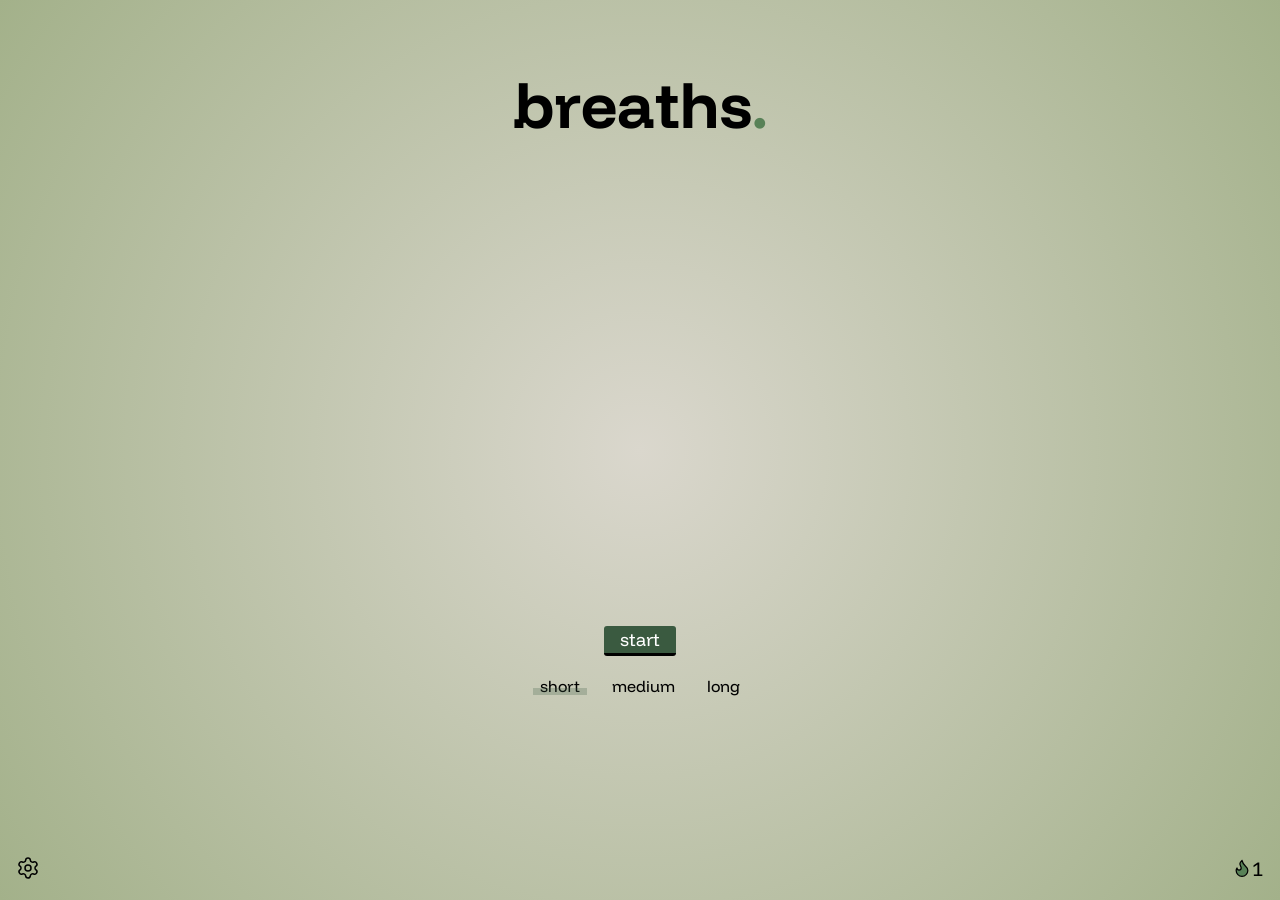
<file: demos/breaths/index.html>
<!doctype html>
<html lang="en">
  <head>
    <meta charset="UTF-8" />
    <meta name="viewport" content="width=device-width, initial-scale=1.0" />
    <link rel="icon" href="./favicon.ico" type="image/x-icon" />
    <link rel="apple-touch-icon" sizes="180x180" href="./apple-touch-icon.png" />
    <title>breaths</title>
    <script type="module" crossorigin src="./assets/index-AWIdE3c3.js"></script>
    <link rel="stylesheet" crossorigin href="./assets/index-D_RdP1xd.css">
  </head>
  <body>
    <div id="root"></div>
  </body>
</html>
</file>
<file: demos/breaths/assets/index-D_RdP1xd.css>
.button,.icon-button{cursor:pointer;background:0 0;border:none}.button{background:var(--color-hunter-green);color:var(--secondary-text-color);border-radius:3px;padding:.125rem 1rem;font-family:inherit}.icon-button{color:var(--primary-text-color)}.visibility-hidden{visibility:hidden}.display-none{display:none}@font-face{font-family:Funnel Display;src:url(./FunnelDisplay-VariableFont_wght-CYddJW1B.ttf)format("truetype");font-weight:100 900;font-style:normal;font-display:swap}:root{--fade-in--animation-duration:2s}.fade-in{animation:fade-in var(--fade-in--animation-duration) ease-out forwards}.fade-out{animation:fade-out var(--fade-in--animation-duration) ease-out forwards}.animation-duration-short{animation-duration:.25s}@keyframes fade-in{0%{opacity:0}to{opacity:1}}@keyframes fade-out{0%{opacity:1}to{opacity:0}}:root{--color-dust-grey:#dad7cd;--color-dry-sage:#a3b18a;--color-fern:#588157;--color-hunter-green:#3a5a40;--color-pine-teal:#344e41;--color-white:#fff;--color-black:#0000000;--primary-text-color:var(--color-black);--secondary-text-color:var(--color-white);--background-color:var(--color-dust-grey)}body{background:radial-gradient(circle, var(--color-dust-grey), var(--color-dry-sage));height:100dvh;margin:0}#root{flex-direction:column;height:100%;display:flex}main{flex-grow:1}body{font-family:Funnel Display,sans-serif}main{flex-direction:column;justify-content:center;align-items:center;display:flex}#breathing-duration-selector__wrapper{margin-top:20px}#breathing-box__wrapper{margin-bottom:1.5rem}:root{--minimum-size:200px;--maximum-size:275px}#breathing-box__wrapper{height:var(--maximum-size);width:var(--maximum-size);justify-content:center;align-items:center;display:flex}#breathing-box{animation-composition:add;background:radial-gradient(circle, var(--color-dust-grey), var(--color-fern));border-radius:50%;transition:transform .5s ease-in-out;animation-timing-function:ease-in-out;animation-direction:normal;animation-delay:0s;animation-fill-mode:forwards;box-shadow:0 0 100px #0000004d}#breathing-box.inactive:hover{transform:scale(1.1)}#breathing-box{position:relative}#breathing-box:after{content:"";z-index:-1;border:2px solid var(--color-fern);box-sizing:border-box;border-radius:50%;width:99%;height:99%;animation-name:ripple;animation-duration:3s;animation-timing-function:cubic-bezier(.65,0,.35,1);animation-iteration-count:infinite;display:block;position:absolute;top:.5%;left:.5%}#breathing-box.active:after{animation-iteration-count:1;animation-fill-mode:forwards}@keyframes ripple{0%{opacity:.5;transform:scale(1)}to{opacity:0;transform:scale(1.4)}}@keyframes four-four-four-four__breathing{0%{height:var(--minimum-size);width:var(--minimum-size)}25%{height:var(--maximum-size);width:var(--maximum-size)}50%{height:var(--maximum-size);width:var(--maximum-size)}75%{height:var(--minimum-size);width:var(--minimum-size)}to{height:var(--minimum-size);width:var(--minimum-size)}}@keyframes four-seven-eight__breathing{0%{height:var(--minimum-size);width:var(--minimum-size)}21.05%{height:var(--maximum-size);width:var(--maximum-size)}57.89%{height:var(--maximum-size);width:var(--maximum-size)}to{height:var(--minimum-size);width:var(--minimum-size)}}#breathing-instructions{text-align:center}.repeat-button__wrapper{margin-top:1rem}.repeat-button__wrapper button{cursor:pointer;background:0 0;border:none}#start-breathing-button{border-bottom:3px solid #000;font-size:1.125rem}#start-breathing-button:active{border-bottom:2px solid #000}#breathing-duration-selector__wrapper input{width:0;position:absolute}#breathing-duration-selector__wrapper input:focus{outline:none}#breathing-duration-selector__wrapper:has(input:focus-visible){outline:2px solid highlight}#breathing-duration-selector__wrapper label{cursor:pointer;padding:.125rem 1rem}#breathing-duration-selector__wrapper label.checked{position:relative}#breathing-duration-selector__wrapper label.checked:after{content:"";background:var(--color-hunter-green);opacity:.25;width:75%;height:7px;display:inline-block;position:absolute;bottom:3px;left:12.5%}#logo{margin-top:4rem;font-size:4rem}#logo span:last-child{color:var(--color-fern)}#logo span{animation-name:bump;animation-duration:.4s;animation-timing-function:ease-in;animation-iteration-count:2;animation-direction:alternate;display:inline-block}@keyframes bump{0%{transform:translateY(0)}to{transform:translateY(5px)}}header{flex-direction:column;align-items:center;display:flex}footer{justify-content:space-between;padding:1rem;display:flex}#streak-counter{align-items:center;font-size:1.25rem;display:flex}#streak-counter svg{fill:var(--color-fern)}#streak-counter{font-size:1.25rem}#streak-counter svg{width:1.25rem;height:1.25rem}#streak-counter{overflow-y:hidden}#streak-counter #count.vanish{--streak-counter-count-vanish--animation-delay:var(--fade-in--animation-duration);animation:number-vanish .5s ease-out forwards var(--streak-counter-count-vanish--animation-delay)}#streak-counter #count.appear{animation:.75s ease-out forwards number-appear}@keyframes number-vanish{0%{transform:translateY(0)}to{transform:translateY(20px)}}@keyframes number-appear{0%{transform:translateY(-20px)}to{transform:translateY(0)}}#settings{gap:.25rem;display:flex}#settings-icon__wrapper{align-items:center;padding:0;display:flex}#settings-icon.open{transition:transform .5s ease-out;transform:rotate(30deg)}#settings-icon.hidden{transition:transform .5s ease-out;transform:rotate(0)}#settings-content__wrapper{position:relative;overflow:hidden}#settings-content{transition:all .5s ease-out;position:relative}#settings-content.hidden{right:200px}#settings-content.open{right:0}#breathing-exercise-selector{background-color:var(--color-dust-grey);border-radius:5px;gap:.25rem;padding:.25rem;display:flex}#breathing-exercise-selector div{opacity:.25;cursor:pointer;background-color:#fff;border-radius:5px;padding:.125rem .75rem}#breathing-exercise-selector div.active{opacity:1;background-color:var(--color-hunter-green);color:var(--secondary-text-color)}
</file>
